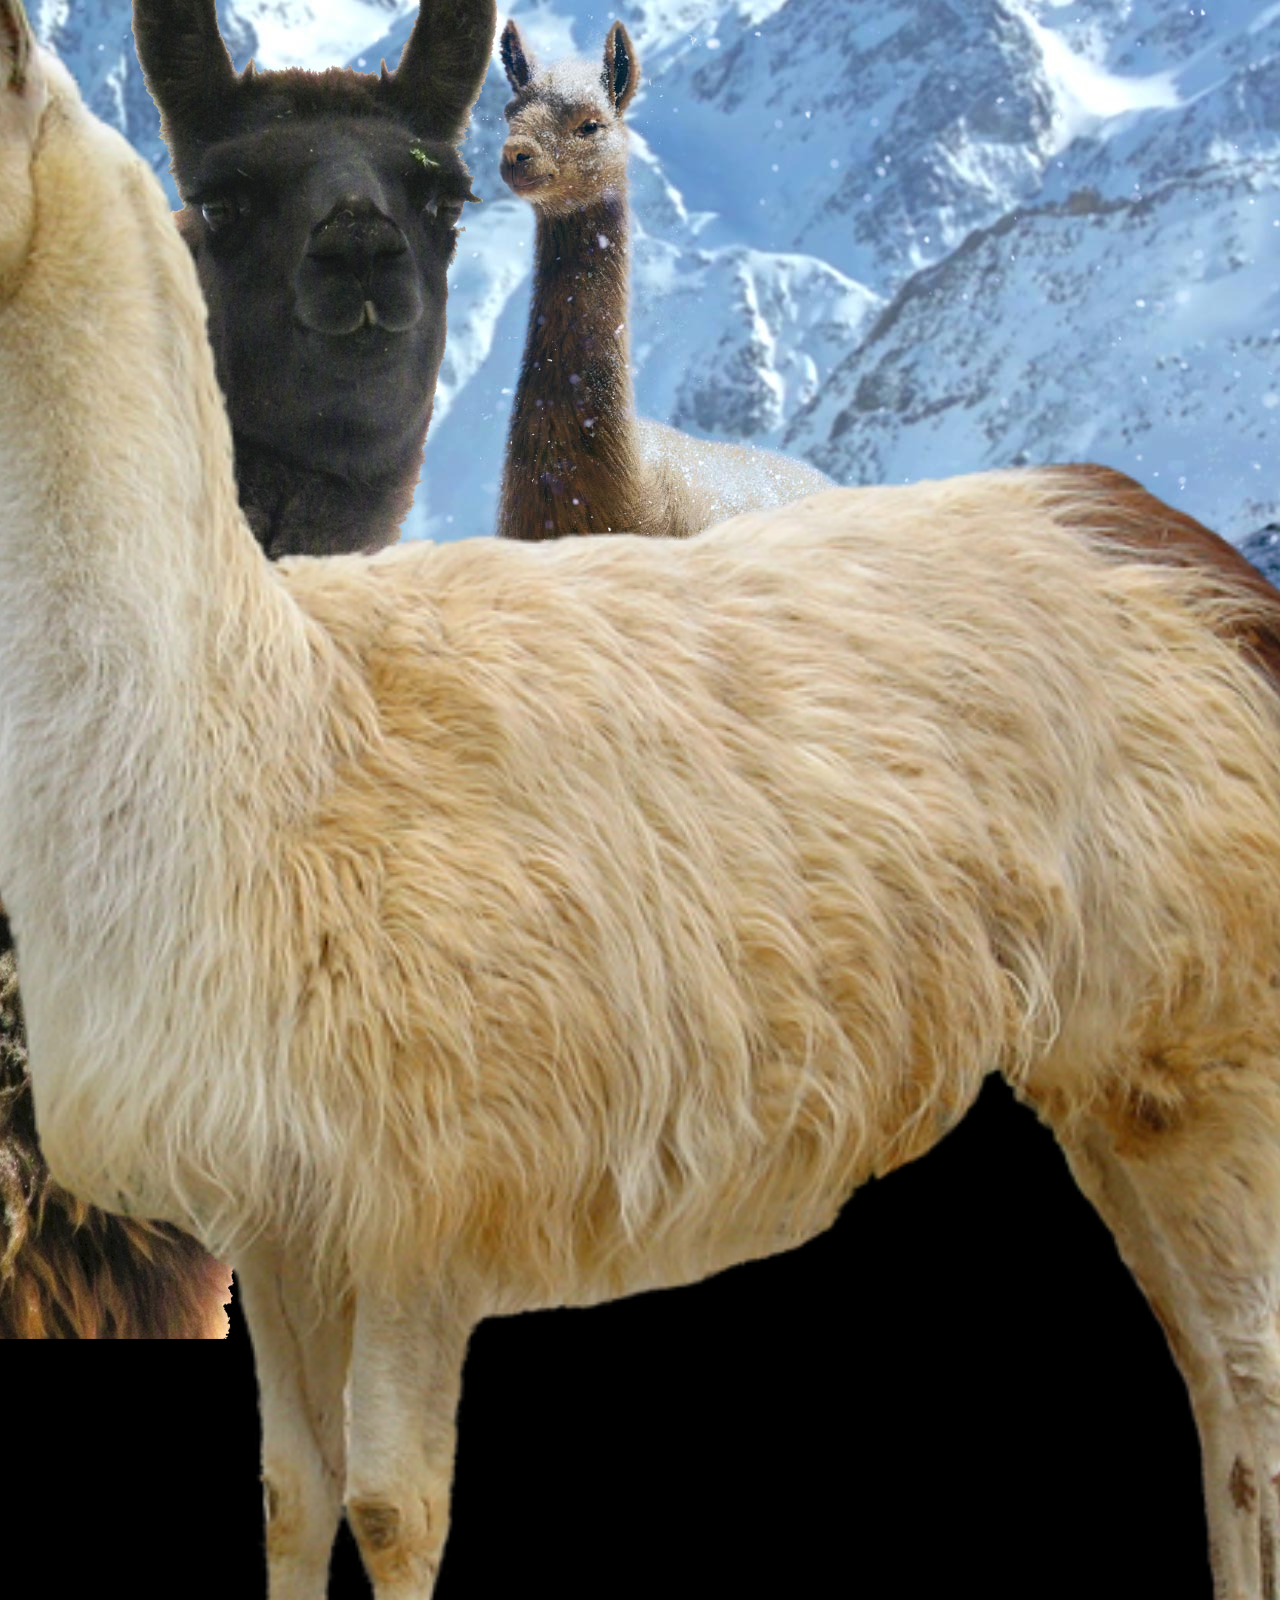
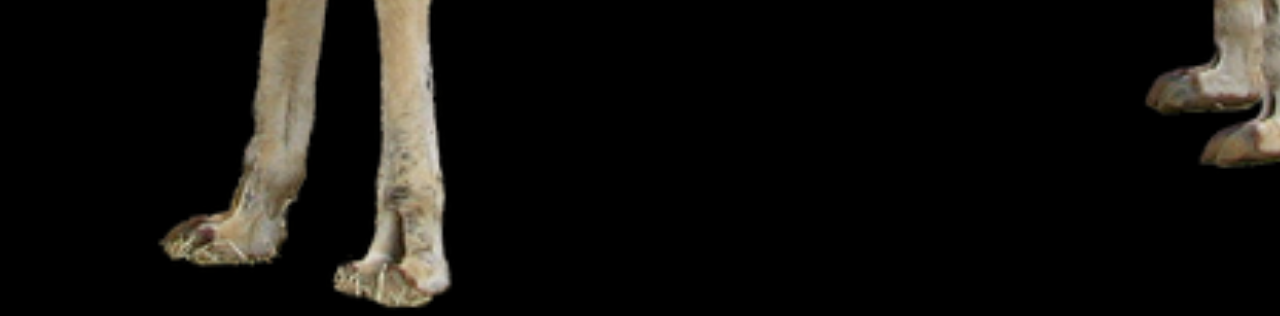
<file: Llama/Index.html>
<!DOCTYPE html>
<html>
<head>

	<meta charset="utf-8">

	<title>Parallax.js | Simple Example</title>

	<!-- Behavioral Meta Data -->
	<meta name="apple-mobile-web-app-capable" content="yes">
	<meta name="viewport" content="width=device-width, initial-scale=1, maximum-scale=1, user-scalable=no">

	<!-- Styles -->
	<link rel="stylesheet" type="text/css" href="./assets/styles.css"/>

</head>
<body>

	<div id="container" class="container">
		<div id="scene" class="scene">
			<div class="e" data-depth="0.50"><img src="./assets/images/e.jpg"></div>
			<div data-depth-x="0.00" data-depth-y="2.50"><img src="./assets/images/a.png"></div>
			<div class="sports" data-depth-x="2.30" data-depth-y="0.00"><img src="./assets/images/sports.png"></div>
		</div>
	</div>

	<!-- Scripts -->
	<script src="./parallax.js"></script>
	<script>

	// Pretty simple huh?
	var scene = document.getElementById('scene');
	var parallax = new Parallax(scene);

	</script>

</body>
</html>
</file>
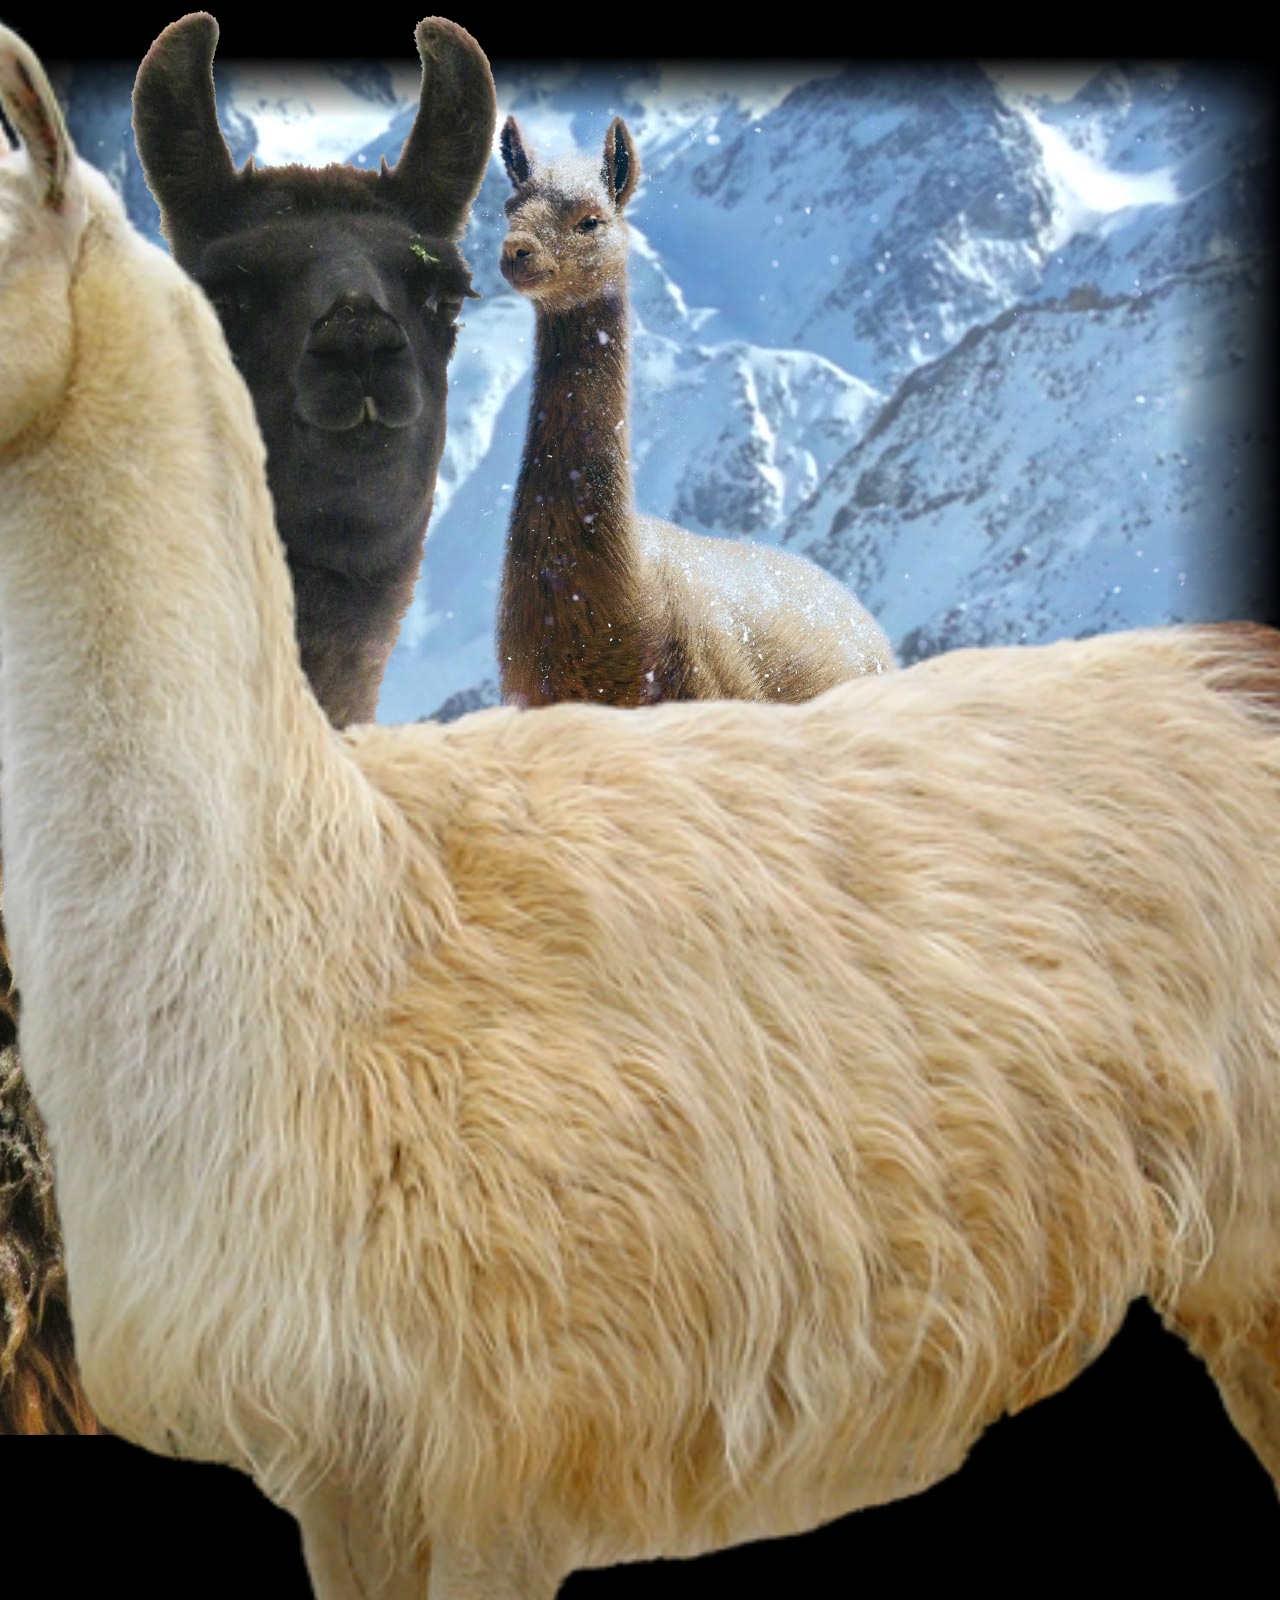
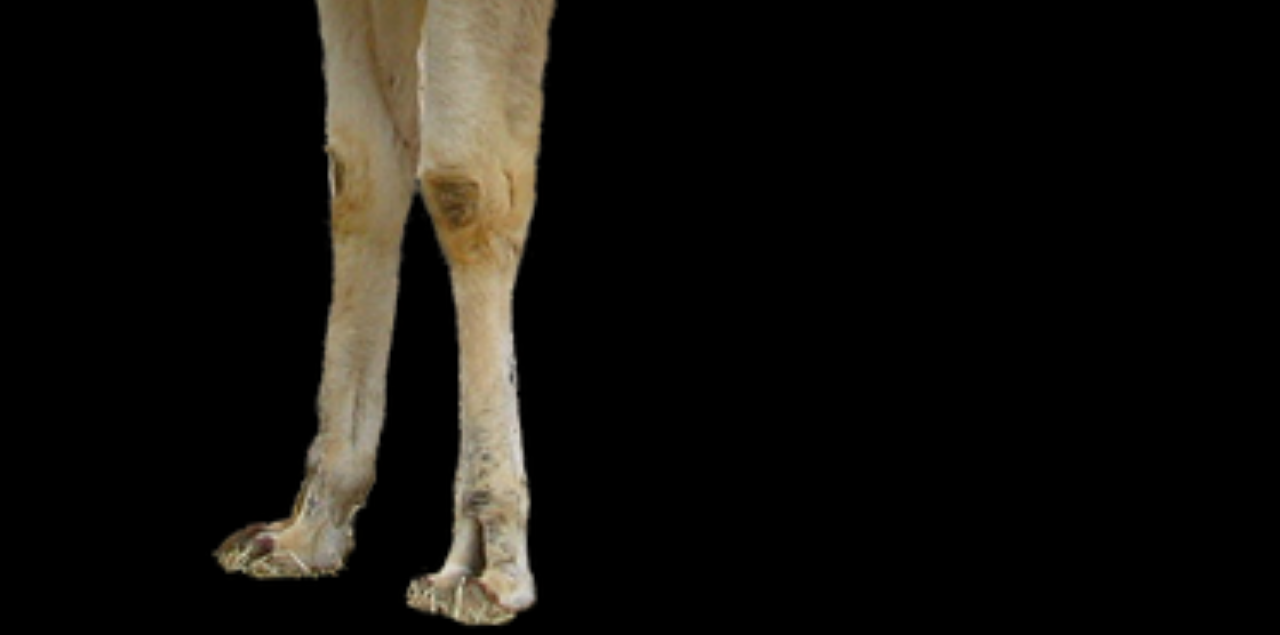
<file: oakfu5b1.0vr/Index.html>
<!DOCTYPE html>
<html>
<head>

	<meta charset="utf-8">

	<title>Parallax.js | Simple Example</title>

	<!-- Behavioral Meta Data -->
	<meta name="apple-mobile-web-app-capable" content="yes">
	<meta name="viewport" content="width=device-width, initial-scale=1, maximum-scale=1, user-scalable=no">

	<!-- Styles -->
	<link rel="stylesheet" type="text/css" href="./assets/styles.css"/>

</head>
<body>

	<div id="container" class="container">
		<div id="scene" class="scene">
			<div data-depth="1.00"><img src="./assets/images/e.jpg"></div>
			<div data-depth-x="0.00" data-depth-y="2.50"><img src="./assets/images/a.png"></div>
			<div class="sports" data-depth-x="2.30" data-depth-y="0.00"><img src="./assets/images/sports.png"></div>
		</div>
	</div>

	<!-- Scripts -->
	<script src="./parallax.js"></script>
	<script>

	// Pretty simple huh?
	var scene = document.getElementById('scene');
	var parallax = new Parallax(scene);

	</script>

</body>
</html>
</file>
<file: Llama/assets/styles.css>
body {
	overflow: hidden;
	display: flex;
  justify-content: center;
  align-items: center;
  background: #000;
  color: #000;
  font-family: monospace;
  font-size: 18px;
  margin: 0; }
  
div {
	position:relative;
}
.sports{
	position:absolute;
right:10%;
bottom:10%;
height: 50%;
}

.e{
	position:absolute;
margin-top: -5%;
}

img {
  display: block;
  width: 100%; 
  }

input[type=checkbox] {
  display: none; }

label {
  cursor: pointer;
  display: inline-block;
  margin-right: 1em;
  padding: 0.4em 0; }

input[type=checkbox] + label:before {
  content: '';
  display: inline-block;
  height: 16px;
  margin-right: 8px;
  position: relative;
  top: 1px;
  width: 16px; }

input[type=checkbox]:checked + label:before {
  background: #00ffaa; }

.container {
	  flex-shrink: 0;
  margin: auto;
    min-width: 100%;
  max-width: 150%;
  position: relative; }

.container--offset {
  margin-left: 0; }

button {

  border: 10px solid #00ffaa;
  cursor: pointer;
  display: block;
  font-family: monospace;
  font-size: 24px;
  height: 80px;
  line-height: 60px;
  margin: 0;
  outline: none;
  padding: 0 1.2em;
  text-align: right; }
  button:hover {
    background: #00ffaa; }
  button#deleteme {
    margin: 2rem; }

.scene {
  margin: 0;
  padding: 0; }
  .scene button {
    left: 10%;
    top: 260px;
    width: 80%;
    position: absolute; }

.fill {
  bottom: 5%;
  left: 5%;
  position: absolute;
  right: 5%;
  top: 5%; }

.expand-width {
  width: 100%; }

.border {
  border: 2px dashed #00ffaa; }

.aspect {
  opacity: 0.2; }

.scene > *:nth-child(1) {}
  .scene > *:nth-child(1) button {
    -webkit-transform: rotate(150deg);
        -ms-transform: rotate(150deg);
            transform: rotate(150deg); }

.scene > *:nth-child(2) {
  opacity: 1; }
  .scene > *:nth-child(2) button {
    -webkit-transform: rotate(120deg);
        -ms-transform: rotate(120deg);
            transform: rotate(120deg); }

.scene > *:nth-child(3) {
  opacity: 1; }
  .scene > *:nth-child(3) button {
    -webkit-transform: rotate(90deg);
        -ms-transform: rotate(90deg);
            transform: rotate(90deg); }

.scene > *:nth-child(4) {
  opacity: 1; }
  .scene > *:nth-child(4) button {
    -webkit-transform: rotate(60deg);
        -ms-transform: rotate(60deg);
            transform: rotate(60deg); }

.scene > *:nth-child(5) {
  opacity: 1; }
  .scene > *:nth-child(5) button {
    -webkit-transform: rotate(30deg);
        -ms-transform: rotate(30deg);
            transform: rotate(30deg); }

.scene > *:nth-child(6) {
  opacity: 1; }
  .scene > *:nth-child(6) button {
    -webkit-transform: rotate(0deg);
        -ms-transform: rotate(0deg);
            transform: rotate(0deg); }
</file>
<file: oakfu5b1.0vr/assets/styles.css>
body {
	overflow: hidden;
	display: flex;
  justify-content: center;
  align-items: center;
  background: #000;
  color: #000;
  font-family: monospace;
  font-size: 18px;
  margin: 0; }
  
div {
	position:relative;
}
.sports{
	position:absolute;
right:0px;
bottom:0px;
height: 50%;
}

img {
  display: block;
  width: 100%; }

input[type=checkbox] {
  display: none; }

label {
  cursor: pointer;
  display: inline-block;
  margin-right: 1em;
  padding: 0.4em 0; }

input[type=checkbox] + label:before {
  content: '';
  display: inline-block;
  height: 16px;
  margin-right: 8px;
  position: relative;
  top: 1px;
  width: 16px; }

input[type=checkbox]:checked + label:before {
  background: #00ffaa; }

.container {
	  flex-shrink: 0;
  margin: auto;
    min-width: 100%;
  max-width: 150%;
  position: relative; }

.container--offset {
  margin-left: 0; }

button {

  border: 10px solid #00ffaa;
  cursor: pointer;
  display: block;
  font-family: monospace;
  font-size: 24px;
  height: 80px;
  line-height: 60px;
  margin: 0;
  outline: none;
  padding: 0 1.2em;
  text-align: right; }
  button:hover {
    background: #00ffaa; }
  button#deleteme {
    margin: 2rem; }

.scene {
  margin: 0;
  padding: 0; }
  .scene button {
    left: 10%;
    top: 260px;
    width: 80%;
    position: absolute; }

.fill {
  bottom: 5%;
  left: 5%;
  position: absolute;
  right: 5%;
  top: 5%; }

.expand-width {
  width: 100%; }

.border {
  border: 2px dashed #00ffaa; }

.aspect {
  opacity: 0.2; }

.scene > *:nth-child(1) {}
  .scene > *:nth-child(1) button {
    -webkit-transform: rotate(150deg);
        -ms-transform: rotate(150deg);
            transform: rotate(150deg); }

.scene > *:nth-child(2) {
  opacity: 1; }
  .scene > *:nth-child(2) button {
    -webkit-transform: rotate(120deg);
        -ms-transform: rotate(120deg);
            transform: rotate(120deg); }

.scene > *:nth-child(3) {
  opacity: 1; }
  .scene > *:nth-child(3) button {
    -webkit-transform: rotate(90deg);
        -ms-transform: rotate(90deg);
            transform: rotate(90deg); }

.scene > *:nth-child(4) {
  opacity: 1; }
  .scene > *:nth-child(4) button {
    -webkit-transform: rotate(60deg);
        -ms-transform: rotate(60deg);
            transform: rotate(60deg); }

.scene > *:nth-child(5) {
  opacity: 1; }
  .scene > *:nth-child(5) button {
    -webkit-transform: rotate(30deg);
        -ms-transform: rotate(30deg);
            transform: rotate(30deg); }

.scene > *:nth-child(6) {
  opacity: 1; }
  .scene > *:nth-child(6) button {
    -webkit-transform: rotate(0deg);
        -ms-transform: rotate(0deg);
            transform: rotate(0deg); }
</file>
